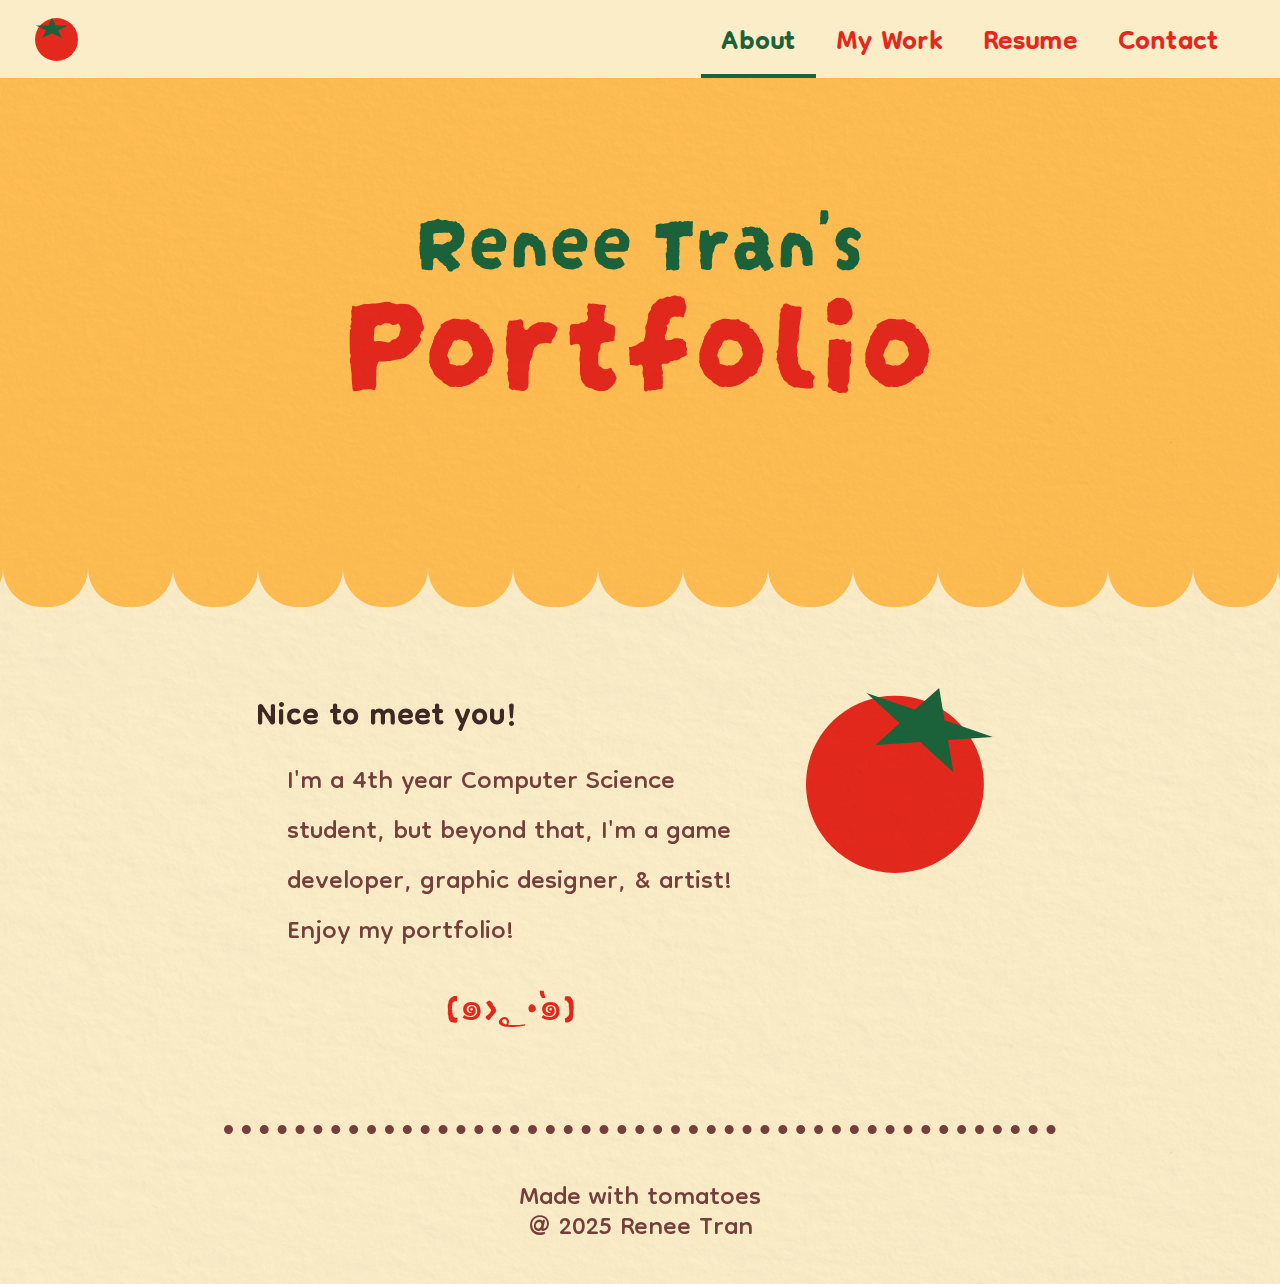
<file: index.html>
<!doctype html>
<html lang="en">

<!--
WRITTEN BY: Renee Tran
-->

<head>
  <meta charset="utf-8">
  <meta name="author" content="Renee Tran">
  <meta name="description" content="Renee Tran's INF 133 Portfolio">

  <link rel="stylesheet" href="styles.css">
  <meta name="viewport" content="width=device-width, initial-scale=1">

  <!-- Google Fonts -->
  <link rel="preconnect" href="https://fonts.googleapis.com">
  <link rel="preconnect" href="https://fonts.gstatic.com" crossorigin>
  <link href="https://fonts.googleapis.com/css2?family=Darumadrop+One&family=Dongle&display=swap" rel="stylesheet">

  <title>Renee's Portfolio - About</title>
</head>

<body class="cream">
  <!-- Navigation Bar -->
  <div class="navBar dongle-bold cream">
    <a href="index.html"><img id="homeButton" src="images/tomato.svg" alt="Home Button"></a>
    <a href="contact.html" class="tab">Contact</a>
    <a href="resume.html" class="tab">Resume</a>
    <a href="myWork.html" class="tab">My Work</a>
    <a href="index.html" class="active tab">About</a>
  </div>
  
  <!-- Header -->
  <header class="scallop">
    <h1>
      <span class="sH">Renee Tran's </span><br>
      <span class="pH">Portfolio</span>
    </h1>
  </header>

  <div class="container">
    <p class="container-header dongle-bold">Nice to meet you!</p>
    <p class="container-para">I'm a 4th year Computer Science student, but beyond that, I'm a game developer, graphic designer, & artist! Enjoy my portfolio!</p>
    <p class="signature darumadrop-one-regular">(๑>؂•̀๑)</p>
    <div class="container-image">
      <img src="images/tomato2.svg" alt="A tomato.">
    </div>
  </div>

  <hr>
  

  <footer>
    <p>Made with tomatoes<br>@ 2025 Renee Tran</p>
  </footer>

  <!-- Site texture effects -->
  <div class="texture"></div>
  
</body>
</html>
</file>
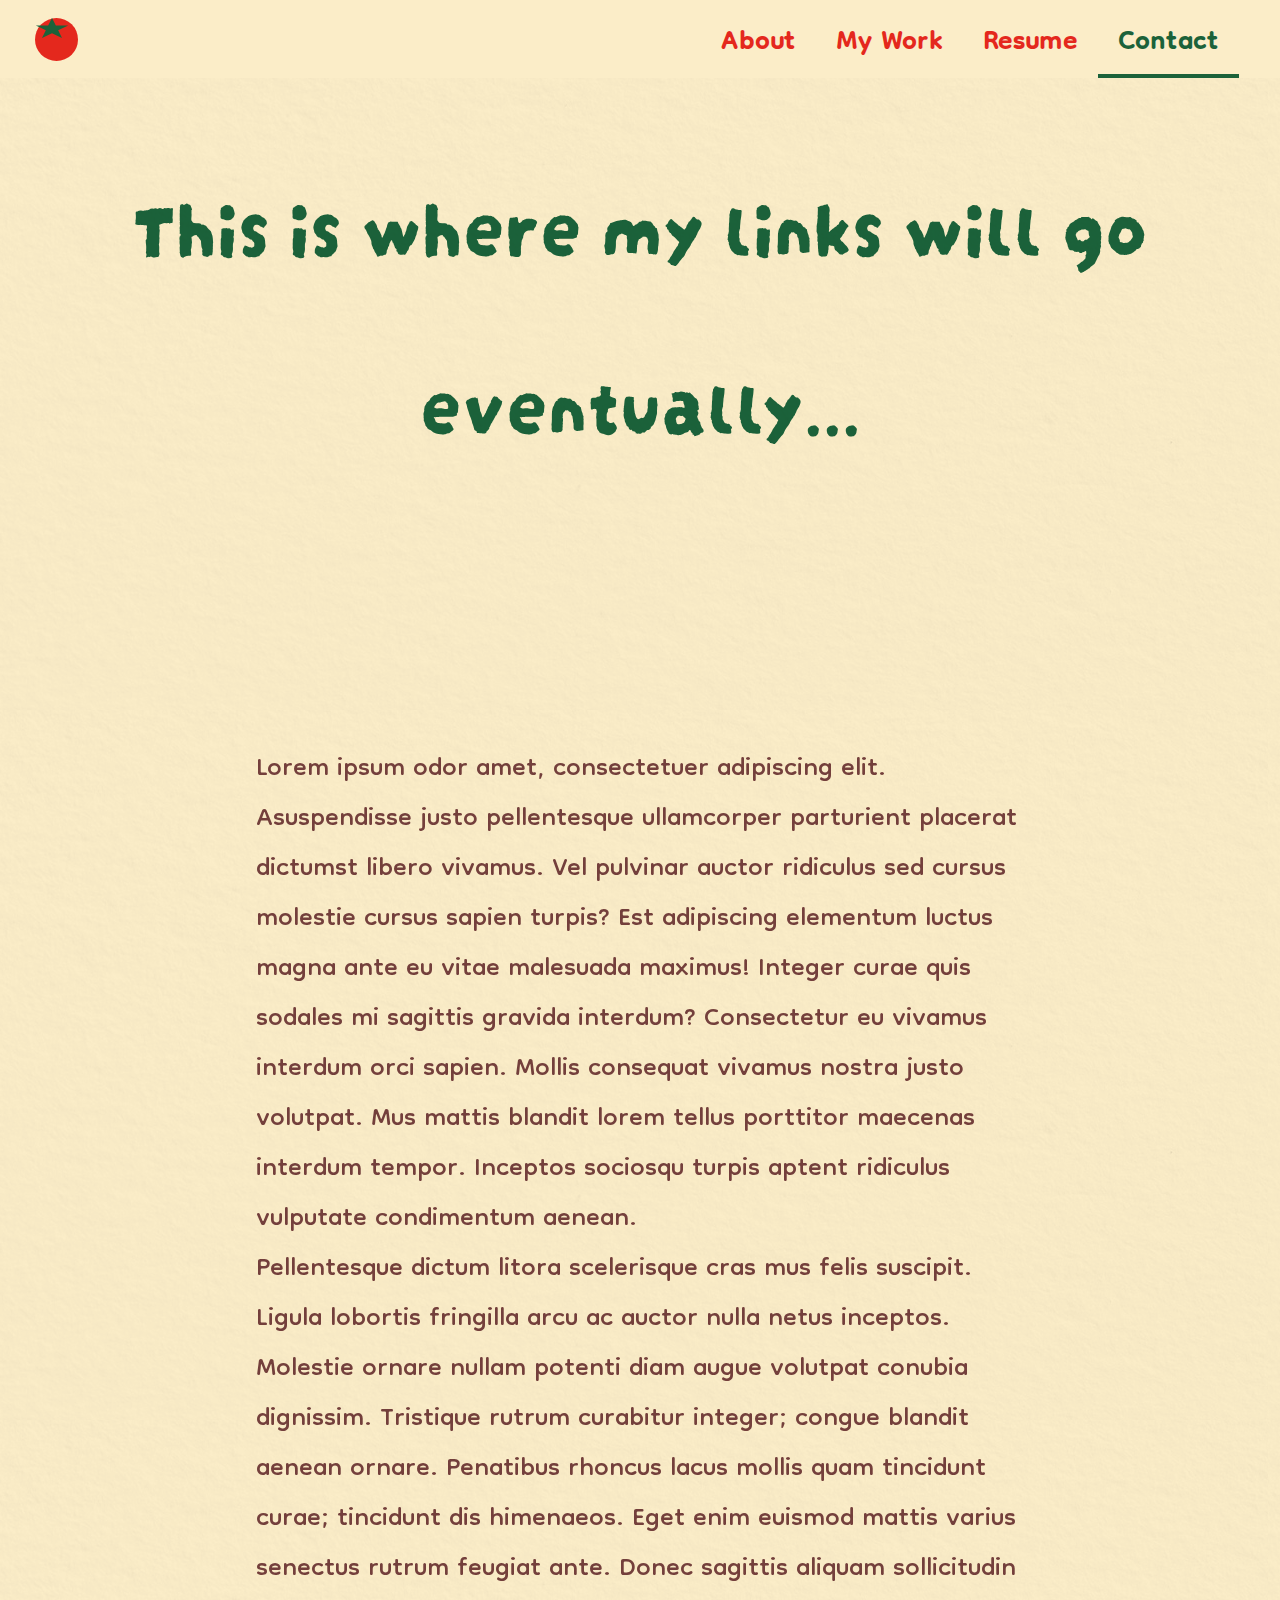
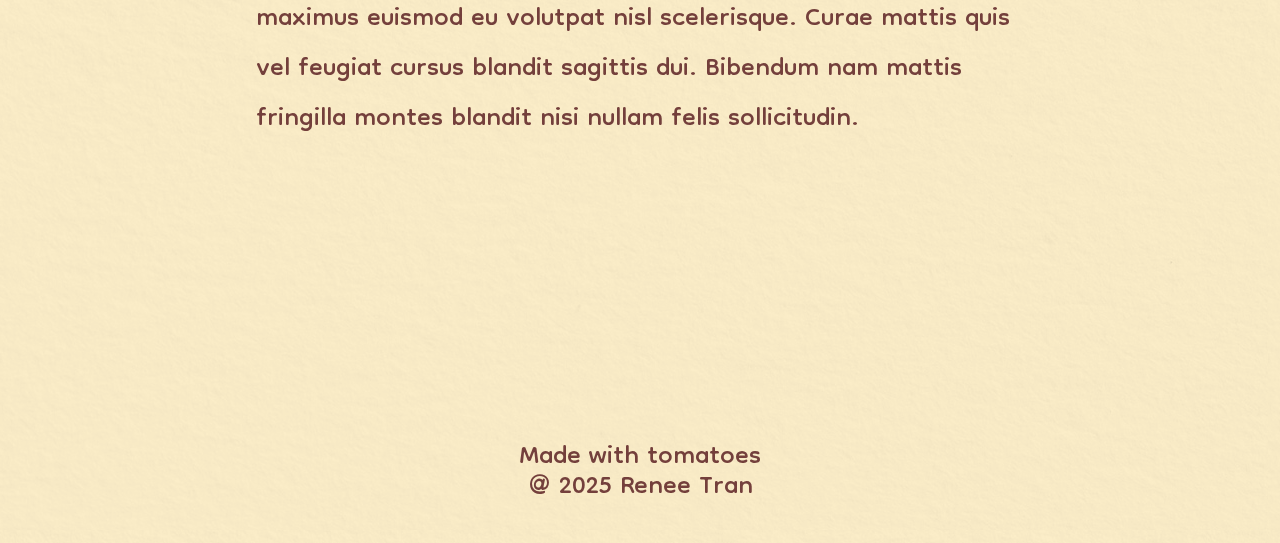
<file: contact.html>
<!DOCTYPE html>
<html lang="en">


<head>
    <meta charset="utf-8">
    <meta name="author" content="Renee Tran">
    <meta name="description" content="Renee Tran's INF 133 Portfolio">
    
    <link rel="stylesheet" href="styles.css">
    <meta name="viewport" content="width=device-width, initial-scale=1">
    
    <!-- Google Fonts -->
    <link rel="preconnect" href="https://fonts.googleapis.com">
    <link rel="preconnect" href="https://fonts.gstatic.com" crossorigin>
    <link href="https://fonts.googleapis.com/css2?family=Darumadrop+One&family=Dongle&display=swap" rel="stylesheet">
    
    
    <title>Renee's Portfolio - Contact</title>
</head>

<body class="cream">
    <!-- Navigation Bar -->
    <div class="navBar dongle-bold cream">
        <a href="index.html"><img id="homeButton" src="images/tomato.svg" alt="Home Button"></a>
        <a href="contact.html" class="active tab">Contact</a>
        <a href="resume.html" class="tab">Resume</a>
        <a href="myWork.html" class="tab">My Work</a>
        <a href="index.html" class="tab">About</a>
    </div>

    <div id="Contact-list">
        <h1 class="darumadrop-one-regular sH">This is where my links will go eventually...</h1>
        <p class="regular-page">Lorem ipsum odor amet, consectetuer adipiscing elit. Asuspendisse justo pellentesque ullamcorper parturient placerat dictumst libero vivamus. Vel pulvinar auctor ridiculus sed cursus molestie cursus sapien turpis? Est adipiscing elementum luctus magna ante eu vitae malesuada maximus! Integer curae quis sodales mi sagittis gravida interdum? Consectetur eu vivamus interdum orci sapien. Mollis consequat vivamus nostra justo volutpat. Mus mattis blandit lorem tellus porttitor maecenas interdum tempor. Inceptos sociosqu turpis aptent ridiculus vulputate condimentum aenean.<br>Pellentesque dictum litora scelerisque cras mus felis suscipit. Ligula lobortis fringilla arcu ac auctor nulla netus inceptos. Molestie ornare nullam potenti diam augue volutpat conubia dignissim. Tristique rutrum curabitur integer; congue blandit aenean ornare. Penatibus rhoncus lacus mollis quam tincidunt curae; tincidunt dis himenaeos. Eget enim euismod mattis varius senectus rutrum feugiat ante. Donec sagittis aliquam sollicitudin maximus euismod eu volutpat nisl scelerisque. Curae mattis quis vel feugiat cursus blandit sagittis dui. Bibendum nam mattis fringilla montes blandit nisi nullam felis sollicitudin.</p>
    </div>

    <footer>
        <p>Made with tomatoes<br>@ 2025 Renee Tran</p>
    </footer>

    <!-- Site texture effects -->
    <div class="texture"></div>
    
</body>

</html>
</file>
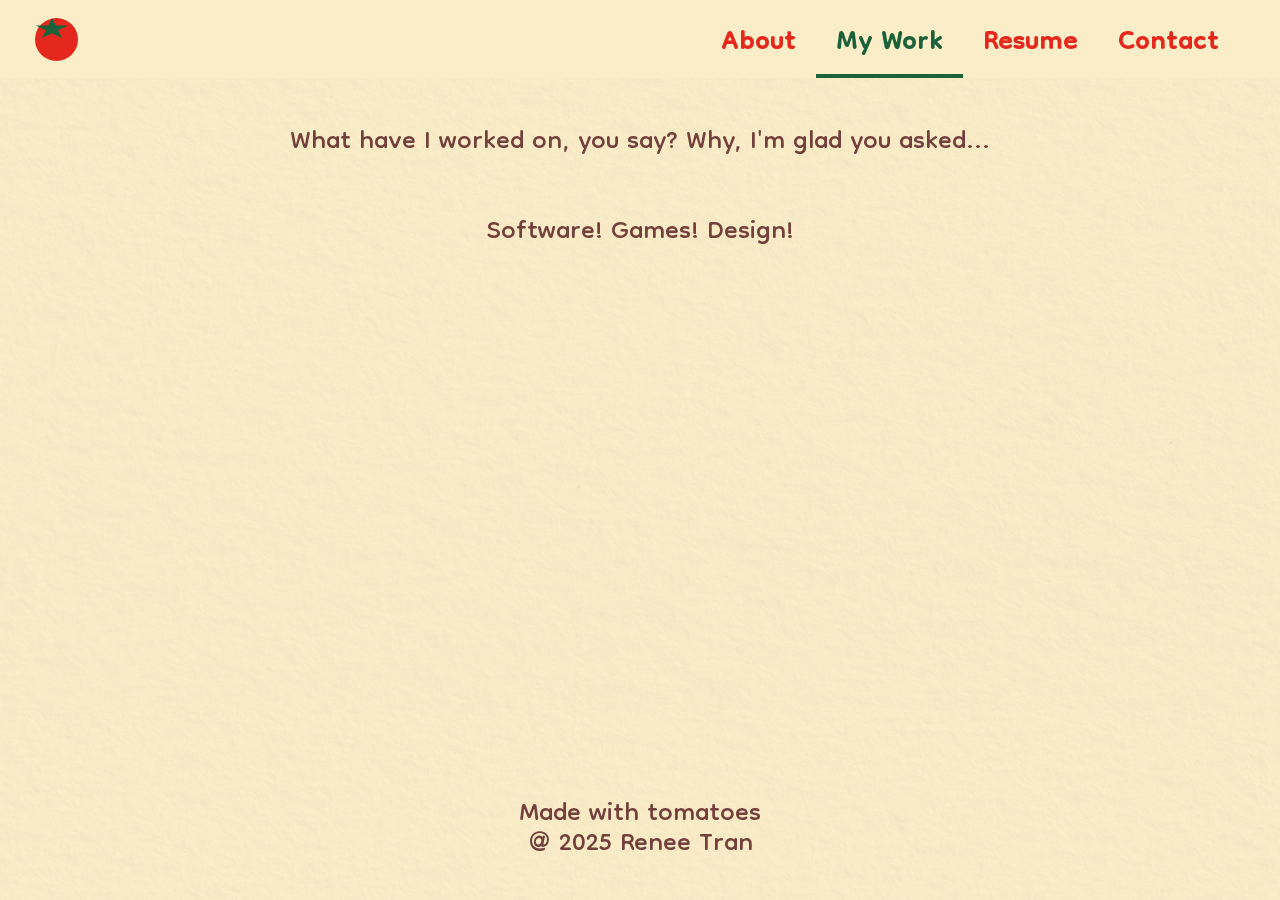
<file: myWork.html>
<!DOCTYPE html>
<html lang="en">


<head>
    <meta charset="utf-8">
    <meta name="author" content="Renee Tran">
    <meta name="description" content="Renee Tran's INF 133 Portfolio">
    
    <link rel="stylesheet" href="styles.css">
    <meta name="viewport" content="width=device-width, initial-scale=1">
    
    <!-- Google Fonts -->
    <link rel="preconnect" href="https://fonts.googleapis.com">
    <link rel="preconnect" href="https://fonts.gstatic.com" crossorigin>
    <link href="https://fonts.googleapis.com/css2?family=Darumadrop+One&family=Dongle&display=swap" rel="stylesheet">
    
    <title>Renee's Portfolio - My Work</title>
</head>

<body class="cream">
    <!-- Navigation Bar -->
    <div class="navBar dongle-bold cream">
        <a href="index.html"><img id="homeButton" src="images/tomato.svg" alt="Home Button"></a>
        <a href="contact.html" class="tab">Contact</a>
        <a href="resume.html" class="tab">Resume</a>
        <a href="myWork.html" class="active tab">My Work</a>
        <a href="index.html" class="tab">About</a>
    </div>

    <div id="work-section">
        <p style="text-align: center;">What have I worked on, you say? Why, I'm glad you asked...</p>
        <p style="text-align: center;">Software! Games! Design!</p>
        
    </div>

    <footer>
        <p>Made with tomatoes<br>@ 2025 Renee Tran</p>
    </footer>

    <!-- Site texture effects -->
    <div class="texture"></div>
    
</body>

</html>
</file>
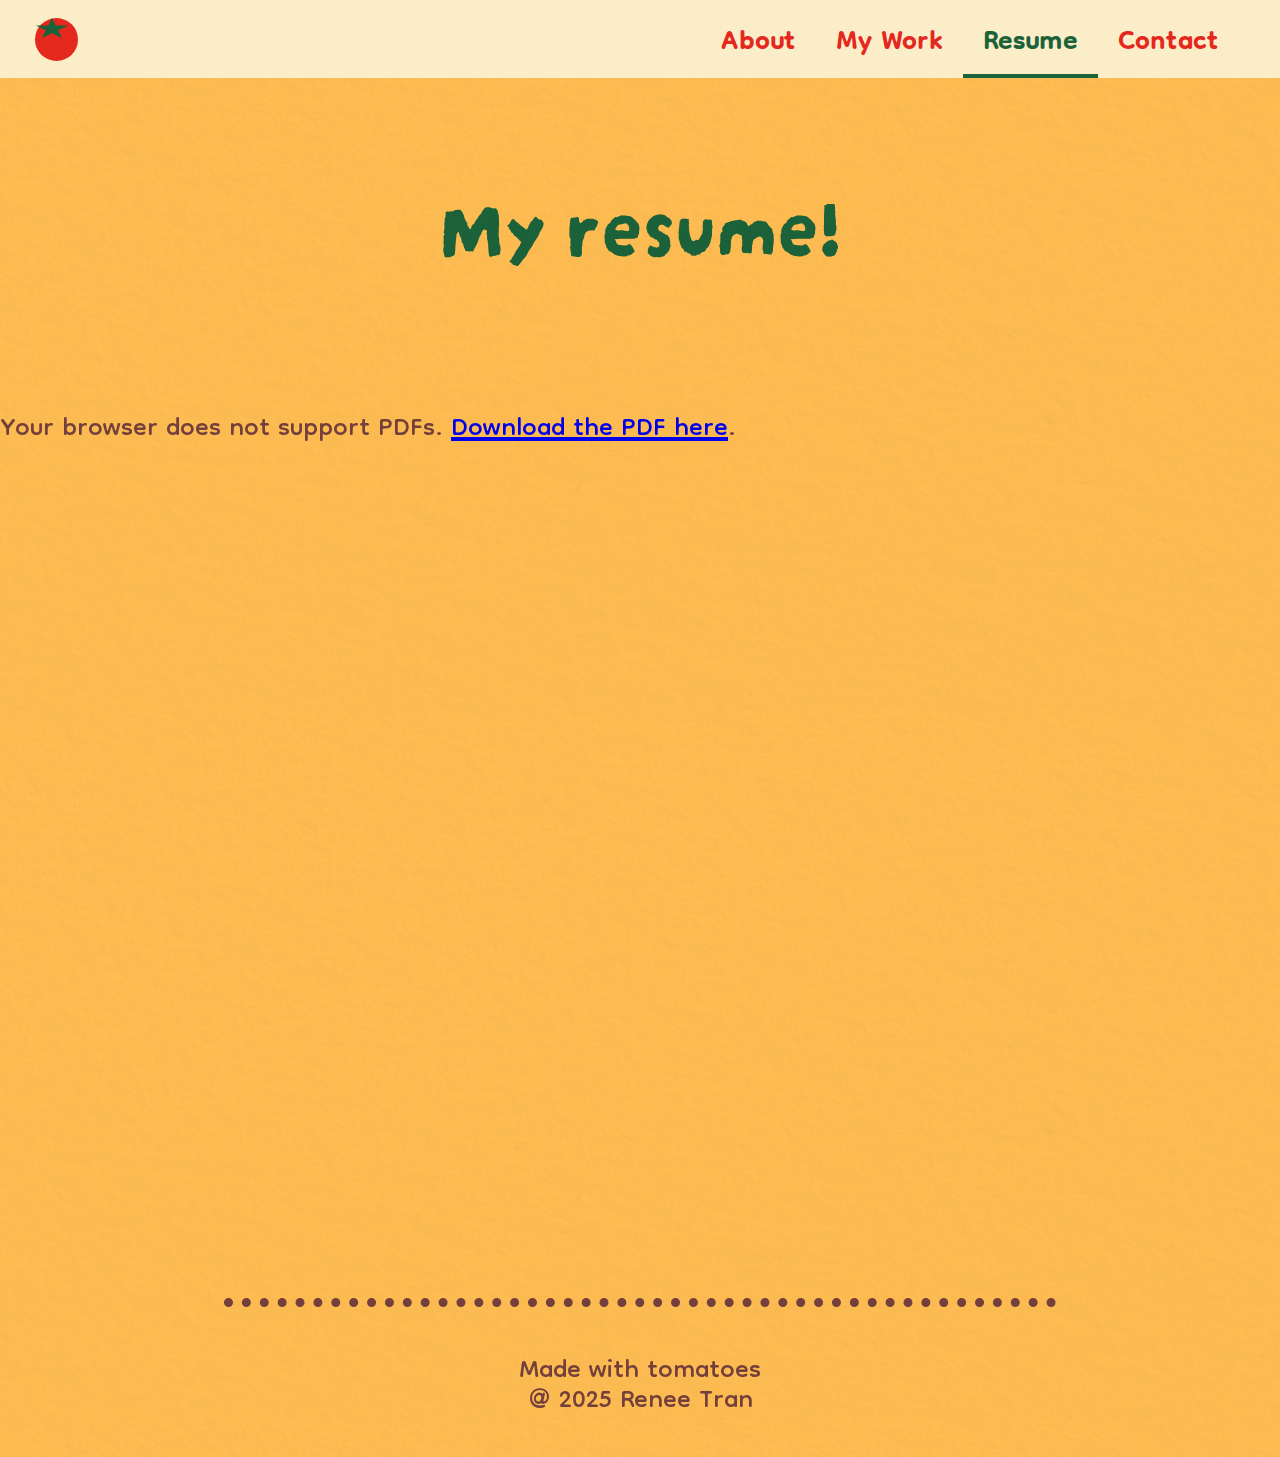
<file: resume.html>
<!DOCTYPE html>
<html lang="en">


<head>
    <meta charset="utf-8">
    <meta name="author" content="Renee Tran">
    <meta name="description" content="Renee Tran's INF 133 Portfolio">
    
    <link rel="stylesheet" href="styles.css">
    <meta name="viewport" content="width=device-width, initial-scale=1">
    
    <!-- Google Fonts -->
    <link rel="preconnect" href="https://fonts.googleapis.com">
    <link rel="preconnect" href="https://fonts.gstatic.com" crossorigin>
    <link href="https://fonts.googleapis.com/css2?family=Darumadrop+One&family=Dongle&display=swap" rel="stylesheet">
    
    <title>Renee's Portfolio - Resume</title>
</head>

<body class="saffron">
  <!-- Navigation Bar -->
  <div class="navBar dongle-bold cream">
    <a href="index.html"><img id="homeButton" src="images/tomato.svg" alt="Home Button"></a>
    <a href="contact.html" class="tab">Contact</a>
    <a href="resume.html" class="active tab">Resume</a>
    <a href="myWork.html" class="tab">My Work</a>
    <a href="index.html" class="tab">About</a>
  </div>

  <div>
    <h1 class="sH">My resume!</h1>
  </div>

  <object data="assets/Renee_s_Resume.pdf" type="application/pdf" style="width:100%; height:100vh">
    <p>Your browser does not support PDFs. <a href="assets/Renee_s_Resume.pdf">Download the PDF here</a>.</p>
  </object>
  
  <hr>

  <footer>
    <p>Made with tomatoes<br>@ 2025 Renee Tran</p>
  </footer>

  <!-- Site texture effects -->
  <div class="texture"></div>
  
</body>

</html>
</file>
<file: styles.css>
/* Full Stylesheet */


/* Body Classes */
body{
    display:grid;
    position:relative;
    min-height:100vh;
    padding:0;
    margin:0;
    grid-template-rows: auto 1fr auto;
}
.cream {
    background-color: #FBEDC8;
}
.saffron{
    background-color: #FFBD52;
}

/* done with help from https://codepen.io/ongtiffany/pen/rOwryp */
.scallop{
    position:relative;
    background:#FFBD52;
    text-align: center;
}
.scallop::after { 
    position:absolute;
    bottom: -39px;
    left: 0px;
    width: 100%;
    height:39px;
    content:"";
    background-image: url('images/scallop.svg');
    background-size: auto 100%;
    background-repeat: repeat-x;
    background-position: bottom;
    pointer-events: none;
}

/* Text classes */
h1{
    font-family:"Darumadrop One", Arial, sans-serif;
    font-weight: 400;
    font-style: normal;
    text-align:center;
    position:relative;
}

.pH{
    /* Primary Header */
    color: #E4281D;
}
.sH{
    /* Secondary Header */
    color: #1B623A;
}

p{
    font-family: "Dongle", sans-serif;
    font-weight: 400;
    line-height:1.25;
    color:#75403C;
}

footer p {
    text-align: center;
    line-height: 75%;
    margin-top: 42px;
}

.darumadrop-one-regular {
    font-family: "Darumadrop One", sans-serif;
    font-weight: 400;
    font-style: normal;
}  

.dongle-light {
    font-family: "Dongle", sans-serif;
    font-weight: 300;
    font-style: normal;
}

.dongle-regular {
    font-family: "Dongle", sans-serif;
    font-weight: 400;
    font-style: normal;
}

.dongle-bold {
    font-family: "Dongle", sans-serif;
    font-weight: 700;
    font-style: normal;
}

.regular-page{
    margin:20%;
}

.container{
    display:grid;
    grid-template-columns: 1fr 1fr 1fr;
    grid-template-rows: 50px auto auto;
    gap:10px;
    margin: 120px 20% 5%;
}

.container-header{
    margin:0;
    color:#402824;
    text-align:left;
    font-kerning: none;
}
.container-para{
    margin:2% 6%;
    word-wrap: break-word;
    text-align:left;
}
.signature{
    margin:0;
    color:#E4281D;
    text-align: center;
}

.all-tomatoes{
    display:grid;
    grid-template-columns: 1fr 1fr 1fr 1fr 1fr;
    gap:15px;
    margin:10%;
}


hr {
    border: none;
    border-bottom: 9px dotted #75403C;
    color: #FBEDC8;
    height: 25px;
    width: 65%;
}


/* Navigation Bar */
.navBar{
    position:sticky;
    top:0;
    z-index:5;
    overflow: hidden;
    height:78px;
}
.tab{
    float:right;
    color:#E4281D;
    text-align:center;
    padding-top:13px;
    text-decoration:none;
    transition: 0.3s;
}
.tab.active{
    border-bottom:4px solid #1B623A;
    color:#1B623A;
}
.tab:hover{
    color:#FFBD52;
}
#homeButton{
    float:left;
    text-decoration: none;
    cursor:pointer;
    padding-top:18px;
    padding-left:35px;
    padding-bottom: 13px;
}

/* Mobile screen */
@media screen and (min-width:375px){
    h1{
        line-height:170%;
    }
    .pH{
        font-size:84px;
    }
    .sH{
        font-size: 46px;
    }
    .scallop{
        padding-top:75px;
        padding-bottom:80px;
    }
    p{
        font-size:24px;
    }
    .navBar{ 
        padding-right:25px;
    }
    .tab{
        display:block;
        font-size:32px;
        padding-right:5px;
        padding-left:5px;
    }
    .container-header{
        font-size:32px;
        grid-row:1/2;
        grid-column: 1/4;
    }
    .signature{
        font-size:24px;
        grid-row:3/4;
        grid-column: 1/4;
    }
    .container-para{
        grid-row:2/3;
        grid-column: 1/4;
    }
    .container-image{
        margin-left:auto;
        margin-right:auto;
        width:75%;
        height:75%;
        grid-row:4/5;
        grid-column: 1/4;
    }
}

/* Tablet screen */
@media screen and (min-width:600px){
    h1{
        line-height:200%;
    }
    .pH{
        /* Primary Header */
        font-size: 126px;
    }
    .sH{
        /* Secondary Header */
        font-size: 70px;
    }
    .scallop{
        padding-top:85px;
        padding-bottom:136px;
    }
    p{
        font-size:32px;
    }
    .navBar{ 
        padding-right:20px;
    }
    .tab {
        display:block;
        font-size:42px;
        padding-right:16px;
        padding-left:16px;
    }
    .container-header{
        grid-column: 1/3;
        font-size:40px;
    }
    .signature{
        grid-row:3/4;
        grid-column:1/3;
        font-size:32px;
    }
    .container-image{
        grid-row:1/4;
        grid-column:3/4;
    }
    .container-para{
        grid-row:2/3;
        grid-column:1/3;
    }
    
}

/* Desktop screen */
@media screen and (min-width:1024px){
    h1{
        line-height:220%;
    }
    .pH{
        /* Primary Header */
        font-size: 145px;
    }
    .sH{
        /* Secondary Header */
        font-size: 81px;
    }
    .scallop{
        padding-top:100px;
        padding-bottom:136px;
    }
    p{
        font-size:40px;
    }
    .navBar{ 
        padding-right:41px;
    }
    .tab {
        display:block;
        font-size:42px;
        padding-right: 20px;
        padding-left:20px;
    }
    .container-header{
        grid-column: 1/3;
        font-size:48px;
    }
    .signature{
        grid-row:3/4;
        grid-column:1/3;
        font-size:40px;
    }
    .container-image{
        grid-row:1/4;
        grid-column:3/4;
    }
    .container-para{
        grid-row:2/3;
        grid-column:1/3;
    }
}


/* done with help from https://medium.com/@erikritter/css-snippets-add-a-texture-overlay-to-an-entire-webpage-b0bfdfd02c45#:~:text=TL%3BDR%3A%20To%20cover%20an,and%20pointer%2Devents%3A%20none%20. */
.texture{
    z-index:3;
    display:block;
    position:absolute;
    top:0;
    bottom: 0;
    left: 0;
    right: 0;
    background-image:url("images/texture.png");
    background-repeat: repeat;
    mix-blend-mode: multiply;
    opacity:.17;
    background-position:top left;
    pointer-events: none;
}
</file>
